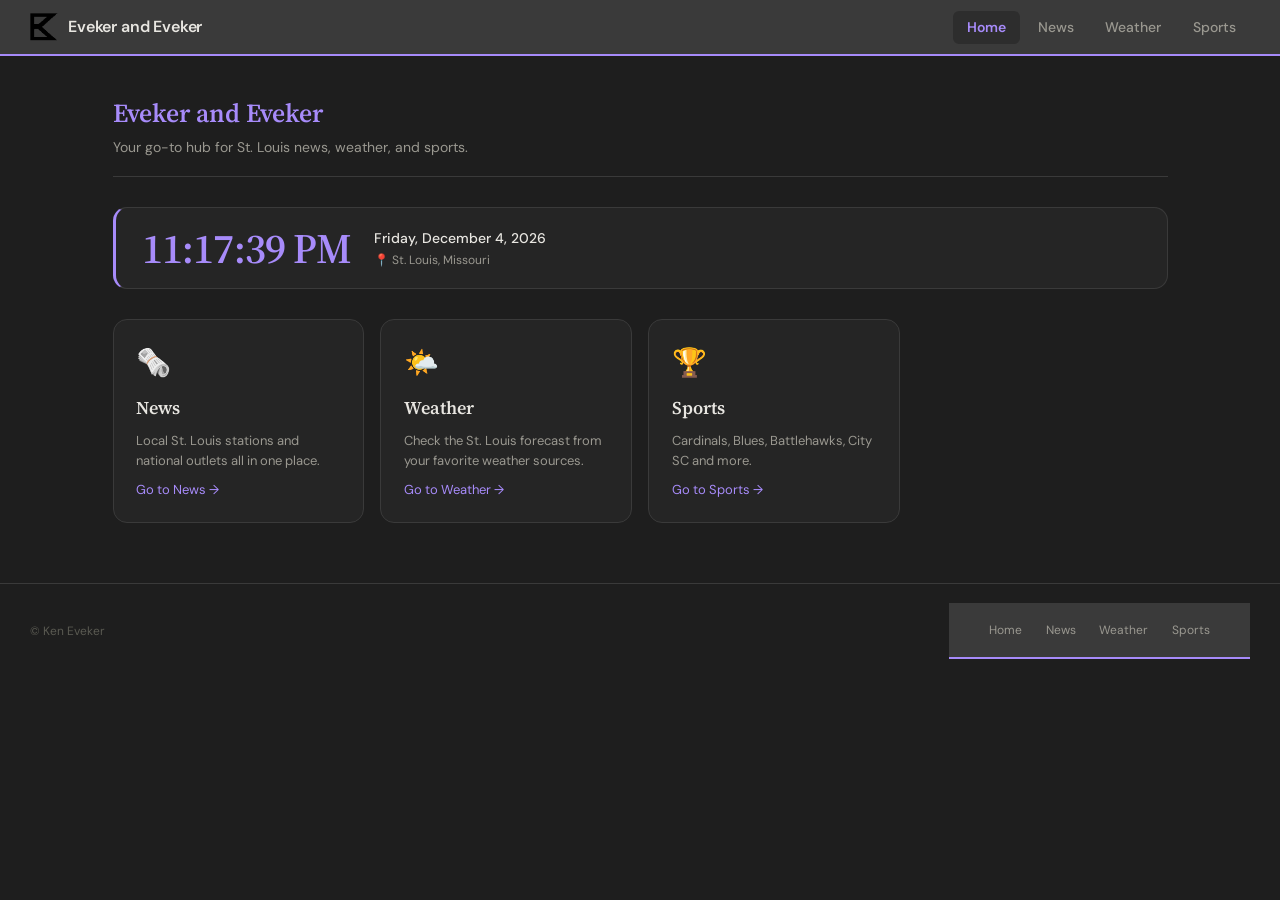
<file: index.html>
<!DOCTYPE html>
<html lang="en">
<head>
  <meta charset="UTF-8">
  <meta name="viewport" content="width=device-width, initial-scale=1.0">
  <title>Eveker and Eveker</title>
  <link rel="canonical" href="https://evekerandeveker.com/" />
  <link rel="icon" href="favicon.ico" type="image/x-icon">
  <link rel="preconnect" href="https://fonts.googleapis.com">
  <link href="https://fonts.googleapis.com/css2?family=Source+Serif+4:wght@400;600&family=DM+Sans:wght@400;500;600&display=swap" rel="stylesheet">
  <link rel="stylesheet" href="style.css">
</head>
<body class="page-home">

<nav>
  <a class="nav-brand" href="index.html">
    <img src="eveker-2.gif" alt="Eveker and Eveker logo">
    Eveker and Eveker
  </a>
  <div class="nav-links">
    <a href="index.html" class="active">Home</a>
    <a href="news.html">News</a>
    <a href="weather.html">Weather</a>
    <a href="sports.html">Sports</a>
  </div>
  <button class="nav-hamburger" onclick="toggleMenu()" aria-label="Menu">
    <span></span><span></span><span></span>
  </button>
</nav>
<div class="nav-mobile" id="mobileMenu">
  <a href="index.html" class="active">Home</a>
  <a href="news.html">News</a>
  <a href="weather.html">Weather</a>
  <a href="sports.html">Sports</a>
</div>

<div class="page">
  <div class="page-header">
    <h1>Eveker and Eveker</h1>
    <p>Your go-to hub for St. Louis news, weather, and sports.</p>
  </div>

  <div class="clock-widget">
    <div class="clock-time" id="clock">--:-- --</div>
    <div>
      <div class="clock-date" id="clock-date">--</div>
      <div class="clock-location">📍 St. Louis, Missouri</div>
    </div>
  </div>

  <div class="home-grid">
    <a class="home-card" href="news.html">
      <div class="home-card-icon">🗞️</div>
      <div class="home-card-title">News</div>
      <div class="home-card-desc">Local St. Louis stations and national outlets all in one place.</div>
      <div class="home-card-arrow">Go to News →</div>
    </a>
    <a class="home-card" href="weather.html">
      <div class="home-card-icon">🌤️</div>
      <div class="home-card-title">Weather</div>
      <div class="home-card-desc">Check the St. Louis forecast from your favorite weather sources.</div>
      <div class="home-card-arrow">Go to Weather →</div>
    </a>
    <a class="home-card" href="sports.html">
      <div class="home-card-icon">🏆</div>
      <div class="home-card-title">Sports</div>
      <div class="home-card-desc">Cardinals, Blues, Battlehawks, City SC and more.</div>
      <div class="home-card-arrow">Go to Sports →</div>
    </a>
  </div>
</div>

<footer>
  <span class="footer-copy">© Ken Eveker</span>
  <nav class="footer-links">
    <a href="index.html">Home</a>
    <a href="news.html">News</a>
    <a href="weather.html">Weather</a>
    <a href="sports.html">Sports</a>
  </nav>
</footer>

<script>
function toggleMenu() {
  document.getElementById('mobileMenu').classList.toggle('open');
}

function updateClock() {
  const now = new Date().toLocaleString('en-US', { timeZone: 'America/Chicago' });
  const d = new Date(now);
  let h = d.getHours(), m = d.getMinutes(), s = d.getSeconds();
  const ampm = h >= 12 ? 'PM' : 'AM';
  h = h % 12 || 12;
  document.getElementById('clock').textContent =
    `${h}:${String(m).padStart(2,'0')}:${String(s).padStart(2,'0')} ${ampm}`;
  document.getElementById('clock-date').textContent =
    d.toLocaleDateString('en-US', { weekday:'long', year:'numeric', month:'long', day:'numeric', timeZone:'America/Chicago' });
}
updateClock();
setInterval(updateClock, 1000);
</script>
</body>
</html>
</file>
<file: style.css>
/* =====================
   Eveker and Eveker
   Global Styles
   ===================== */

*, *::before, *::after { box-sizing: border-box; margin: 0; padding: 0; }

:root {
  --bg-page:       #1e1e1e;
  --bg-nav:        #3a3a3a;
  --bg-card:       #2d2d2d;
  --bg-card-hover: #363636;
  --bg-section:    #252525;
  --border:        #3a3a3a;
  --text-primary:  #e8e6e1;
  --text-secondary:#9a9890;
  --text-dim:      #5a5a52;
  --accent:        #e8e6e1;
  --radius-sm:     6px;
  --radius-md:     10px;
  --radius-lg:     14px;
}

body.page-home    { --accent: #a78bfa; }
body.page-news    { --accent: #60a5fa; }
body.page-weather { --accent: #34d399; }
body.page-sports  { --accent: #f87171; }

html, body {
  min-height: 100vh;
  background: var(--bg-page);
  color: var(--text-primary);
  font-family: 'DM Sans', sans-serif;
  font-size: 15px;
  line-height: 1.5;
}

body { animation: fadeIn 0.25s ease; }

@keyframes fadeIn {
  from { opacity: 0; transform: translateY(6px); }
  to   { opacity: 1; transform: translateY(0); }
}

a { color: inherit; text-decoration: none; }

/* ---- NAV ---- */
nav {
  position: sticky;
  top: 0;
  z-index: 100;
  background: var(--bg-nav);
  border-bottom: 2px solid var(--accent);
  display: flex;
  align-items: center;
  gap: 2rem;
  padding: 0 2rem;
  height: 56px;
}

.nav-brand {
  display: flex;
  align-items: center;
  gap: 10px;
  font-size: 16px;
  font-weight: 600;
  letter-spacing: -0.01em;
  color: var(--text-primary);
  white-space: nowrap;
}

.nav-brand img {
  width: 28px;
  height: 28px;
  object-fit: contain;
  flex-shrink: 0;
}

.nav-links {
  display: flex;
  gap: 0.25rem;
  margin-left: auto;
}

.nav-links a {
  padding: 6px 14px;
  border-radius: var(--radius-sm);
  font-size: 14px;
  font-weight: 500;
  color: var(--text-secondary);
  transition: background 0.15s, color 0.15s;
}

.nav-links a:hover {
  background: var(--bg-card);
  color: var(--text-primary);
}

.nav-links a.active {
  background: var(--bg-card);
  color: var(--accent);
  font-weight: 600;
}

/* ---- HAMBURGER ---- */
.nav-hamburger {
  display: none;
  flex-direction: column;
  justify-content: center;
  gap: 5px;
  margin-left: auto;
  cursor: pointer;
  padding: 6px;
  background: none;
  border: none;
}

.nav-hamburger span {
  display: block;
  width: 22px;
  height: 2px;
  background: var(--text-primary);
  border-radius: 2px;
  transition: all 0.2s;
}

.nav-mobile {
  display: none;
  flex-direction: column;
  background: var(--bg-nav);
  border-bottom: 2px solid var(--accent);
  padding: 0.75rem 1.5rem 1rem;
  gap: 4px;
}

.nav-mobile a {
  padding: 8px 12px;
  border-radius: var(--radius-sm);
  font-size: 15px;
  font-weight: 500;
  color: var(--text-secondary);
  transition: background 0.15s, color 0.15s;
}

.nav-mobile a:hover { background: var(--bg-card); color: var(--text-primary); }
.nav-mobile a.active { color: var(--accent); font-weight: 600; }
.nav-mobile.open { display: flex; }

@media (max-width: 600px) {
  .nav-links { display: none; }
  .nav-hamburger { display: flex; }
}

/* ---- PAGE WRAPPER ---- */
.page {
  max-width: 1100px;
  margin: 0 auto;
  padding: 2.5rem 1.5rem 4rem;
}

/* ---- PAGE HEADER ---- */
.page-header {
  margin-bottom: 2rem;
  padding-bottom: 1.25rem;
  border-bottom: 1px solid var(--border);
}

.page-header h1 {
  font-family: 'Source Serif 4', serif;
  font-size: 26px;
  font-weight: 600;
  color: var(--accent);
  margin-bottom: 4px;
}

.page-header p {
  font-size: 14px;
  color: var(--text-secondary);
}

/* ---- SECTION LABEL ---- */
.section-label {
  font-size: 11px;
  font-weight: 600;
  letter-spacing: 0.08em;
  text-transform: uppercase;
  color: var(--text-dim);
  margin: 0 0 10px;
}

.section-group { margin-bottom: 2rem; }

/* ---- CARD GRID ---- */
.grid {
  display: grid;
  grid-template-columns: repeat(auto-fill, minmax(160px, 1fr));
  gap: 8px;
}

/* ---- LINK CARD ---- */
.card {
  display: flex;
  align-items: center;
  gap: 12px;
  padding: 12px 14px;
  background: var(--bg-card);
  border: 1px solid var(--border);
  border-radius: var(--radius-md);
  cursor: pointer;
  transition: background 0.15s, border-color 0.15s, transform 0.15s;
}

.card:hover {
  background: var(--bg-card-hover);
  border-color: var(--accent);
  transform: translateY(-2px);
}

.card-icon {
  width: 36px;
  height: 36px;
  border-radius: var(--radius-sm);
  display: flex;
  align-items: center;
  justify-content: center;
  flex-shrink: 0;
  font-size: 18px;
}

.card-label {
  font-size: 14px;
  font-weight: 500;
  color: var(--text-primary);
}

.card-domain {
  font-size: 11px;
  color: var(--text-secondary);
  margin-top: 1px;
}

.card-arrow {
  margin-left: auto;
  color: var(--text-dim);
  font-size: 13px;
  flex-shrink: 0;
  transition: color 0.15s;
}

.card:hover .card-arrow { color: var(--accent); }

/* ---- HOME SECTION CARDS ---- */
.home-grid {
  display: grid;
  grid-template-columns: repeat(auto-fill, minmax(220px, 1fr));
  gap: 16px;
  margin-top: 2rem;
}

.home-card {
  display: flex;
  flex-direction: column;
  gap: 10px;
  padding: 1.5rem;
  background: var(--bg-section);
  border: 1px solid var(--border);
  border-radius: var(--radius-lg);
  transition: background 0.15s, border-color 0.15s, transform 0.15s;
}

.home-card:hover {
  background: var(--bg-card-hover);
  border-color: var(--accent);
  transform: translateY(-2px);
}

.home-card-icon { font-size: 28px; }

.home-card-title {
  font-family: 'Source Serif 4', serif;
  font-size: 18px;
  font-weight: 600;
  color: var(--text-primary);
}

.home-card-desc {
  font-size: 13px;
  color: var(--text-secondary);
  line-height: 1.5;
}

.home-card-arrow {
  margin-top: auto;
  font-size: 13px;
  color: var(--accent);
}

/* ---- CLOCK ---- */
.clock-widget {
  display: flex;
  align-items: center;
  gap: 1.5rem;
  background: var(--bg-section);
  border: 1px solid var(--border);
  border-left: 3px solid var(--accent);
  border-radius: var(--radius-lg);
  padding: 1.25rem 1.75rem;
  margin-bottom: 2rem;
}

.clock-time {
  font-family: 'Source Serif 4', serif;
  font-size: 42px;
  font-weight: 600;
  color: var(--accent);
  letter-spacing: -0.02em;
  line-height: 1;
}

.clock-date {
  font-size: 14px;
  font-weight: 500;
  color: var(--text-primary);
  margin-bottom: 2px;
}

.clock-location {
  font-size: 12px;
  color: var(--text-secondary);
}

/* ---- FOOTER ---- */
footer {
  border-top: 1px solid var(--border);
  padding: 1.25rem 2rem;
  display: flex;
  align-items: center;
  justify-content: space-between;
  flex-wrap: wrap;
  gap: 0.75rem;
}

.footer-copy {
  font-size: 12px;
  color: var(--text-dim);
}

.footer-links {
  display: flex;
  gap: 0.25rem;
}

.footer-links a {
  font-size: 12px;
  padding: 4px 10px;
  border-radius: var(--radius-sm);
  color: var(--text-secondary);
  transition: background 0.15s, color 0.15s;
}

.footer-links a:hover {
  background: var(--bg-card);
  color: var(--accent);
}

/* ---- FAVICON ICONS ---- */
.favicon-icon {
  background: #fff;
  display: flex;
  align-items: center;
  justify-content: center;
}

.favicon-icon img {
  width: 22px;
  height: 22px;
  object-fit: contain;
}

/* ---- ICON COLOR HELPERS ---- */
.icon-blue   { background: #1e3a5f; color: #93c5fd; }
.icon-red    { background: #4a1515; color: #fca5a5; }
.icon-green  { background: #14401e; color: #86efac; }
.icon-yellow { background: #3d3000; color: #fde68a; }
.icon-purple { background: #2d1f4a; color: #c4b5fd; }
.icon-teal   { background: #0f3535; color: #5eead4; }
.icon-orange { background: #3d1f00; color: #fdba74; }
</file>
